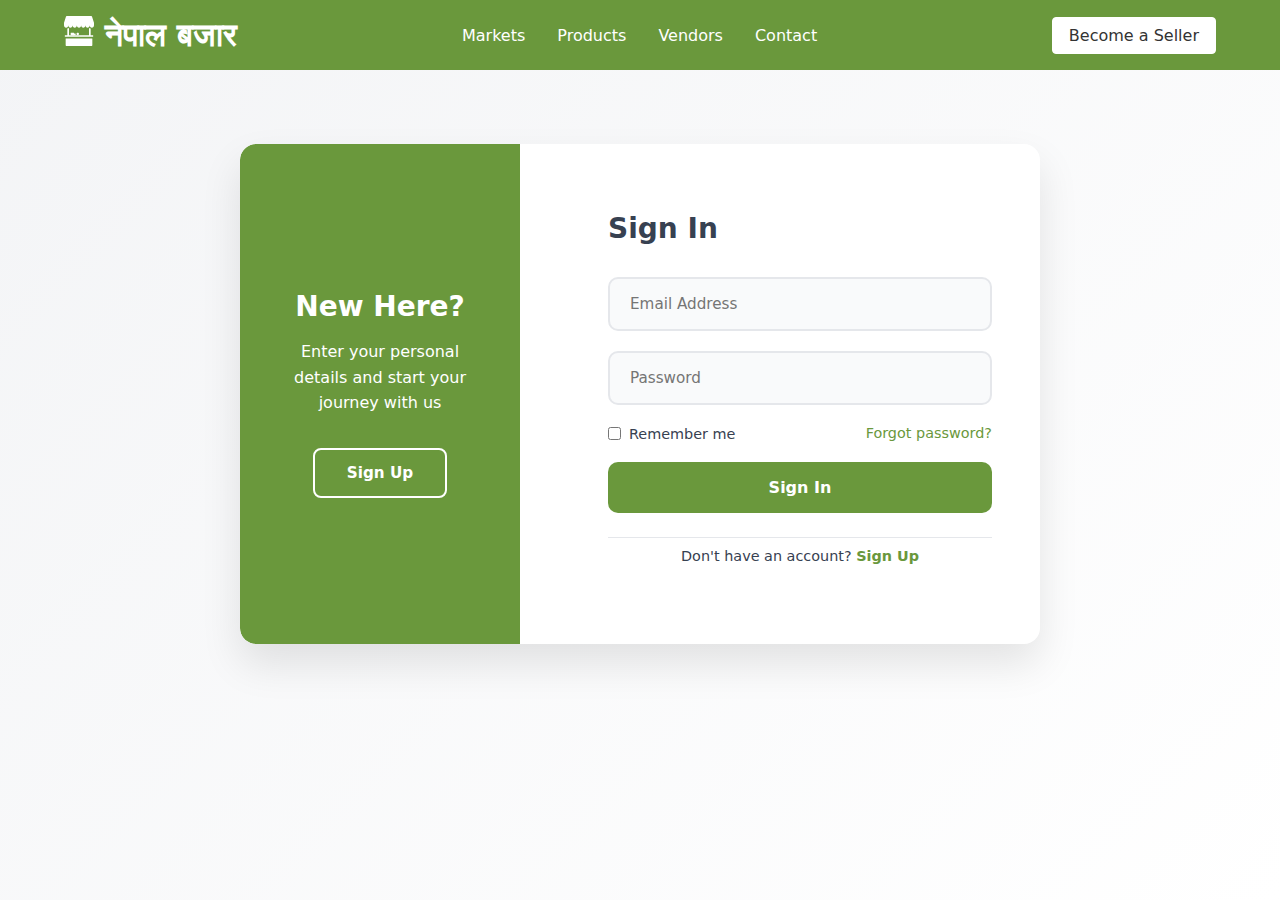
<file: pages/auth.html>
<!DOCTYPE html>
<html lang="en">
<head>
    <meta charset="UTF-8" />
    <meta name="viewport" content="width=device-width, initial-scale=1" />
    <title>Hyper Local Market Place - Login / Sign Up</title>
    <link rel="stylesheet" href="../styles/auth.css"/>
    <link rel="stylesheet" href="../styles/navbar.css">
    <link href="https://cdnjs.cloudflare.com/ajax/libs/font-awesome/6.0.0/css/all.min.css" rel="stylesheet">
</head>
<body>
    <header>
        <nav id="main-nav">
            <div class="logo">
                <a href="/" style="text-decoration: none;color:inherit">
                    <img src="../assets/logo.svg" alt="Logo" class="market-logo">
                    <span>नेपाल बजार</span>
                </a>
            </div>
              <ul>
                  <li><a href="../#markets">Markets</a></li>
                  <li><a href="../#products">Products</a></li>
                  <li><a href="../#vendors">Vendors</a></li>
                  <li><a href="../#contact">Contact</a></li>
              </ul>
              <div class="nav-buttons">
                <a href="/pages/seller.html" class="seller-btn">Become a Seller</a>
              </div>
          </nav>
    </header>
    
    <div class="auth-container">
      <div class="forms-container">
          <div class="signin-container">
              <h2 class="title">Sign In</h2>
              <div class="form-group">
                  <input type="email" placeholder="Email Address" required>
              </div>
              <div class="form-group">
                  <input type="password" placeholder="Password" required>
              </div>
              <div class="form-options">
                  <div class="remember-me">
                      <input type="checkbox" id="remember">
                      <label for="remember">Remember me</label>
                  </div>
                  <a href="#" class="forgot-password">Forgot password?</a>
              </div>
              <button class="submit-btn">Sign In</button>
              <div class="form-footer">
                  <p>Don't have an account? <a href="#" id="mobile-toggle-signup">Sign Up</a></p>
              </div>
          </div>
          <div class="signup-container">
              <h2 class="title">Create Account</h2>
              <div class="form-group">
                  <input type="text" placeholder="Full Name" required>
              </div>
              <div class="form-group">
                  <input type="email" placeholder="Email Address" required>
              </div>
              <div class="form-group">
                  <input type="password" placeholder="Password" required>
              </div>
              <div class="form-group">
                  <input type="password" placeholder="Confirm Password" required>
              </div>
              <button class="submit-btn">Sign Up</button>
              <div class="form-footer">
                  <p>Already have an account? <a href="#" id="mobile-toggle-signin">Sign In</a></p>
              </div>
          </div>
      </div>
      <div class="toggle-container">
          <div class="toggle-signin">
              <h2>Welcome Back!</h2>
              <p>To keep connected with us, please login with your personal info</p>
              <button class="toggle-btn">Sign In</button>
          </div>
          <div class="toggle-signup">
              <h2>New Here?</h2>
              <p>Enter your personal details and start your journey with us</p>
              <button class="toggle-btn">Sign Up</button>
          </div>
      </div>
  </div>
  <script>
    const container = document.querySelector('.auth-container');
    const toggleBtns = document.querySelectorAll('.toggle-container .toggle-btn');
    const toggleSignin = document.querySelector('.toggle-signin');
    const toggleSignup = document.querySelector('.toggle-signup');
    const mobileToggleSignup = document.getElementById('mobile-toggle-signup');
    const mobileToggleSignin = document.getElementById('mobile-toggle-signin');

    // Initially hide the sign-in toggle content
    toggleSignin.style.display = 'none';

    // Attach event listeners to all toggle buttons in the toggle container
    toggleBtns.forEach(btn => {
        btn.addEventListener('click', () => {
            container.classList.toggle('register-mode');
            if (container.classList.contains('register-mode')) {
                // Show sign in toggle content when in register mode
                toggleSignup.style.display = 'none';
                toggleSignin.style.display = 'flex';
                toggleSignin.style.flexDirection = 'column';
                toggleSignin.style.alignItems = 'center';
            } else {
                // Show sign up toggle content when not in register mode
                toggleSignup.style.display = 'flex';
                toggleSignup.style.flexDirection = 'column';
                toggleSignup.style.alignItems = 'center';
                toggleSignin.style.display = 'none';
            }
        });
    });

    // Add functionality for mobile links
    mobileToggleSignup.addEventListener('click', (e) => {
        e.preventDefault();
        if (!container.classList.contains('register-mode')) {
            container.classList.add('register-mode');
            toggleSignup.style.display = 'none';
            toggleSignin.style.display = 'flex';
            toggleSignin.style.flexDirection = 'column';
            toggleSignin.style.alignItems = 'center';
        }
    });

    mobileToggleSignin.addEventListener('click', (e) => {
        e.preventDefault();
        if (container.classList.contains('register-mode')) {
            container.classList.remove('register-mode');
            toggleSignup.style.display = 'flex';
            toggleSignup.style.flexDirection = 'column';
            toggleSignup.style.alignItems = 'center';
            toggleSignin.style.display = 'none';
        }
    });
    </script>

</body>
</html>
</file>
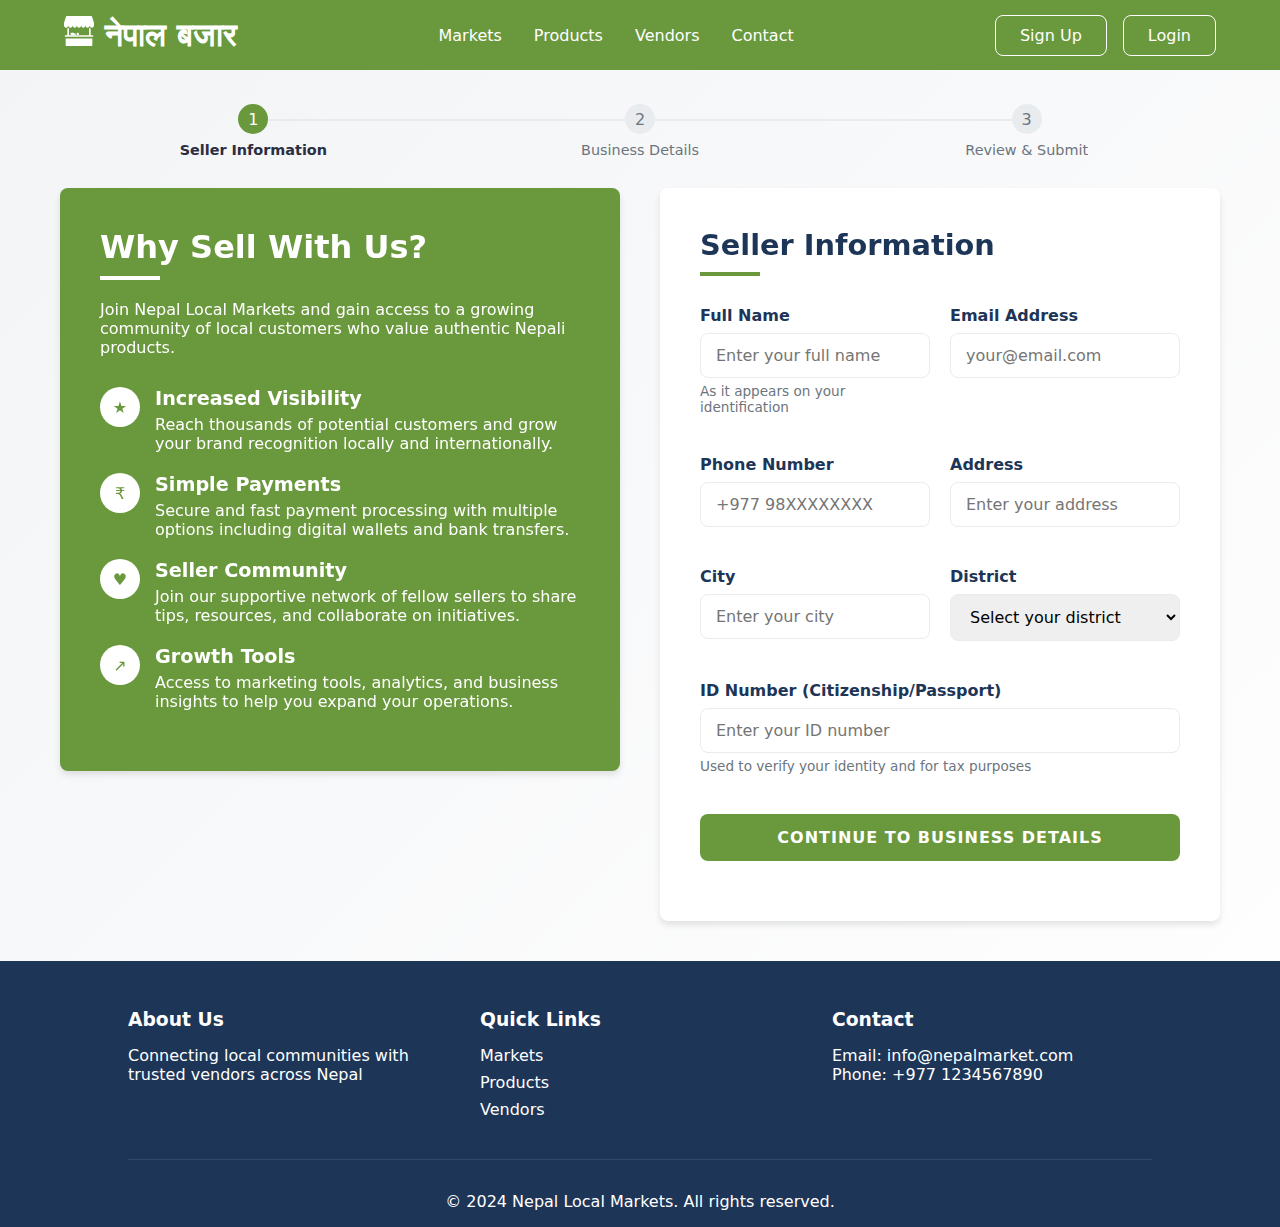
<file: pages/seller.html>
<!DOCTYPE html>
<html lang="en">
<head>
    <meta charset="UTF-8">
    <meta name="viewport" content="width=device-width, initial-scale=1.0">
    <title>Nepal Local Markets - Your Community Marketplace</title>
    <link rel="stylesheet" href="/styles/navbar.css">
    <link rel="stylesheet" href="/styles/seller.css">
</head>
<body>
  <header>
    <nav id="main-nav">
      <div class="logo">
        <a href="/" style="text-decoration: none;color:inherit">
          <img src="../assets/logo.svg" alt="Logo" class="market-logo">
          <span>नेपाल बजार</span>
      </a>
      </div>
      <ul>
          <li><a href="../#markets">Markets</a></li>
          <li><a href="../#products">Products</a></li>
          <li><a href="../#vendors">Vendors</a></li>
          <li><a href="../#contact">Contact</a></li>
      </ul>
      <div class="nav-buttons">
        <a href="../pages/auth.html">Sign Up</a>
        <a href="../pages/auth.html">Login</a>
      </div>
    </nav>
</header>

<main class="main-content" style="margin-top: 2rem;">
    <div class="container">
      <div class="progress-indicator">
        <div class="progress-step active" id="step1-indicator">
          <div class="step-number">1</div>
          <div class="step-label">Seller Information</div>
        </div>
        <div class="progress-step" id="step2-indicator">
          <div class="step-number">2</div>
          <div class="step-label">Business Details</div>
        </div>
        <div class="progress-step" id="step3-indicator">
          <div class="step-number">3</div>
          <div class="step-label">Review & Submit</div>
        </div>
      </div>

      <div class="two-column-layout">
        <section class="seller-info">
          <h2>Why Sell With Us?</h2>
          <p>
            Join Nepal Local Markets and gain access to a growing community of local customers who value authentic Nepali products.
          </p>
          
          <div class="benefits-list">
            <div class="benefit-item">
              <div class="benefit-icon">★</div>
              <div class="benefit-content">
                <h3>Increased Visibility</h3>
                <p>Reach thousands of potential customers and grow your brand recognition locally and internationally.</p>
              </div>
            </div>
            
            <div class="benefit-item">
              <div class="benefit-icon">₹</div>
              <div class="benefit-content">
                <h3>Simple Payments</h3>
                <p>Secure and fast payment processing with multiple options including digital wallets and bank transfers.</p>
              </div>
            </div>
            
            <div class="benefit-item">
              <div class="benefit-icon">♥</div>
              <div class="benefit-content">
                <h3>Seller Community</h3>
                <p>Join our supportive network of fellow sellers to share tips, resources, and collaborate on initiatives.</p>
              </div>
            </div>
            
            <div class="benefit-item">
              <div class="benefit-icon">↗</div>
              <div class="benefit-content">
                <h3>Growth Tools</h3>
                <p>Access to marketing tools, analytics, and business insights to help you expand your operations.</p>
              </div>
            </div>
          </div>
        </section>
        
        <section class="registration-container">
          <!-- Step 1: Seller Information -->
          <div class="step-content active" id="step1">
            <h2>Seller Information</h2>
            <form id="form-step1" class="registration-form">
              <div class="form-group">
                <label for="seller-name">Full Name</label>
                <input type="text" id="seller-name" name="sellerName" placeholder="Enter your full name" aria-label="Seller Name" required>
                <small class="form-text">As it appears on your identification</small>
              </div>
              
              <div class="form-group">
                <label for="seller-email">Email Address</label>
                <input type="email" id="seller-email" name="sellerEmail" placeholder="your@email.com" aria-label="Seller Email" required>
              </div>
              
              <div class="form-group">
                <label for="seller-phone">Phone Number</label>
                <input type="tel" id="seller-phone" name="sellerPhone" placeholder="+977 98XXXXXXXX" aria-label="Seller Phone Number" required>
              </div>
              
              <div class="form-group">
                <label for="seller-address">Address</label>
                <input type="text" id="seller-address" name="sellerAddress" placeholder="Enter your address" aria-label="Seller Address" required>
              </div>
              
              <div class="form-group">
                <label for="seller-city">City</label>
                <input type="text" id="seller-city" name="sellerCity" placeholder="Enter your city" aria-label="City" required>
              </div>
              
              <div class="form-group">
                <label for="seller-district">District</label>
                <select id="seller-district" name="sellerDistrict" aria-label="District" required>
                  <option value="" disabled selected>Select your district</option>
                  <option value="kathmandu">Kathmandu</option>
                  <option value="lalitpur">Lalitpur</option>
                  <option value="bhaktapur">Bhaktapur</option>
                  <option value="pokhara">Pokhara</option>
                  <option value="chitwan">Chitwan</option>
                  <option value="other">Other</option>
                </select>
              </div>
              
              <div class="form-group full-width">
                <label for="seller-id">ID Number (Citizenship/Passport)</label>
                <input type="text" id="seller-id" name="sellerId" placeholder="Enter your ID number" aria-label="ID Number">
                <small class="form-text">Used to verify your identity and for tax purposes</small>
              </div>
              
              <div class="form-group full-width">
                <div class="buttons-group">
                  <button type="button" class="next-btn" onclick="nextStep(1)">Continue to Business Details</button>
                </div>
              </div>
            </form>
          </div>
          
          <!-- Step 2: Business Details -->
          <div class="step-content" id="step2">
            <h2>Business Details</h2>
            <form id="form-step2" class="registration-form">
              <div class="form-group">
                <label for="store-name">Store/Business Name</label>
                <input type="text" id="store-name" name="storeName" placeholder="Your store name" aria-label="Store or Business Name" required>
              </div>
              
              <div class="form-group">
                <label for="business-type">Business Type</label>
                <select id="business-type" name="businessType" aria-label="Business Type" required>
                  <option value="" disabled selected>Select your business type</option>
                  <option value="individual">Individual Seller</option>
                  <option value="small-business">Small Business</option>
                  <option value="cooperative">Cooperative</option>
                  <option value="artisan">Artisan/Craftsperson</option>
                  <option value="other">Other</option>
                </select>
              </div>
              
              <div class="form-group">
                <label for="business-registration">Business Registration Number (if applicable)</label>
                <input type="text" id="business-registration" name="businessRegistration" placeholder="Registration number" aria-label="Business Registration Number">
              </div>
              
              <div class="form-group">
                <label for="tax-number">PAN/VAT Number (if applicable)</label>
                <input type="text" id="tax-number" name="taxNumber" placeholder="Tax identification number" aria-label="Tax Number">
              </div>
              
              <div class="form-group full-width">
                <label>Product Categories (Select all that apply)</label>
                <div class="categories-grid">
                  <div class="category-option">
                    <input type="checkbox" id="cat-handicrafts" name="categories[]" value="handicrafts">
                    <label for="cat-handicrafts" class="category-label">Handicrafts</label>
                  </div>
                  <div class="category-option">
                    <input type="checkbox" id="cat-food" name="categories[]" value="food">
                    <label for="cat-food" class="category-label">Food & Spices</label>
                  </div>
                  <div class="category-option">
                    <input type="checkbox" id="cat-clothing" name="categories[]" value="clothing">
                    <label for="cat-clothing" class="category-label">Clothing</label>
                  </div>
                  <div class="category-option">
                    <input type="checkbox" id="cat-jewelry" name="categories[]" value="jewelry">
                    <label for="cat-jewelry" class="category-label">Jewelry</label>
                  </div>
                  <div class="category-option">
                    <input type="checkbox" id="cat-art" name="categories[]" value="art">
                    <label for="cat-art" class="category-label">Art</label>
                  </div>
                  <div class="category-option">
                    <input type="checkbox" id="cat-wellness" name="categories[]" value="wellness">
                    <label for="cat-wellness" class="category-label">Wellness</label>
                  </div>
                </div>
              </div>
              
              <div class="form-group full-width">
                <label for="seller-message">Tell Us About Your Business</label>
                <textarea id="seller-message" name="sellerMessage" rows="4" placeholder="Describe your products, experience, and why you'd like to join our marketplace" aria-label="Business Description" required></textarea>
                <small class="form-text">This helps us understand your business better and can improve your approval chances</small>
              </div>
              
              <div class="form-group full-width">
                <label>Business Logo (optional)</label>
                <div class="file-upload">
                  <div class="file-upload-icon">↑</div>
                  <p>Drag and drop or click to upload</p>
                  <small>Maximum file size: 2MB. Formats: JPG, PNG</small>
                  <input type="file" id="business-logo" name="businessLogo" style="display:none;">
                </div>
              </div>
              
              <div class="form-group full-width">
                <label>Preferred Payment Method</label>
                <div class="payment-options">
                  <div class="payment-option">
                    <input type="radio" name="paymentMethod" id="bank-transfer" value="bank-transfer" checked>
                    <label for="bank-transfer" class="payment-label">
                      <span class="payment-icon">🏦</span>
                      <span>Bank Transfer</span>
                    </label>
                  </div>
                  <div class="payment-option">
                    <input type="radio" name="paymentMethod" id="esewa" value="esewa">
                    <label for="esewa" class="payment-label">
                      <span class="payment-icon">💰</span>
                      <span>eSewa</span>
                    </label>
                  </div>
                  <div class="payment-option">
                    <input type="radio" name="paymentMethod" id="khalti" value="khalti">
                    <label for="khalti" class="payment-label">
                      <span class="payment-icon">📱</span>
                      <span>Khalti</span>
                    </label>
                  </div>
                </div>
              </div>
              
              <div class="form-group full-width">
                <div class="buttons-group">
                  <button type="button" class="secondary" onclick="prevStep(2)">Back</button>
                  <button type="button" class="next-btn" onclick="nextStep(2)">Review Application</button>
                </div>
              </div>
            </form>
          </div>
          
          <!-- Step 3: Review & Submit -->
          <div class="step-content" id="step3">
            <h2>Review Your Application</h2>
            
            <div class="form-group full-width">
              <h3>Personal Information</h3>
              <table class="summary-table">
                <tr>
                  <th>Name</th>
                  <td id="summary-name">John Doe</td>
                </tr>
                <tr>
                  <th>Email</th>
                  <td id="summary-email">john@example.com</td>
                </tr>
                <tr>
                  <th>Phone</th>
                  <td id="summary-phone">+977 9812345678</td>
                </tr>
                <tr>
                  <th>Address</th>
                  <td id="summary-address">123 Main St, Kathmandu</td>
                </tr>
              </table>
            </div>
            
            <div class="form-group full-width">
              <h3>Business Information</h3>
              <table class="summary-table">
                <tr>
                  <th>Business Name</th>
                  <td id="summary-business">Nepal Crafts</td>
                </tr>
                <tr>
                  <th>Business Type</th>
                  <td id="summary-business-type">Artisan/Craftsperson</td>
                </tr>
                <tr>
                  <th>Product Categories</th>
                  <td id="summary-categories">Handicrafts, Art</td>
                </tr>
                <tr>
                  <th>Payment Method</th>
                  <td id="summary-payment">Bank Transfer</td>
                </tr>
              </table>
            </div>
            
            <div class="form-group full-width">
              <h3>Business Description</h3>
              <p id="summary-description">I create traditional Nepali handicrafts with a modern twist, specializing in wood carvings and textile art. All my products are handmade using traditional techniques passed down through generations. I've been in this business for over 5 years and sell at local markets.</p>
            </div>
            
            <div class="form-group full-width" style="margin-bottom: 1.5rem;">
                <div class="form-check" style="display: flex; align-items: center; flex-direction: row;">
                  <input type="checkbox" id="terms-agreement" required style="width: auto; margin-right: 8px; flex-shrink: 0;">
                  <label for="terms-agreement" style="display: inline; margin: 0;">I agree to the <a href="#">Terms of Service</a> and <a href="#">Seller Agreement</a></label>
                </div>
              </div>
            
            <div class="form-group full-width">
              <div class="buttons-group">
                <button type="button" class="secondary" onclick="prevStep(3)">Back to Business Details</button>
                <button type="button" onclick="submitForm()">Submit Application</button>
              </div>
            </div>
            
            <!-- Success Message (initially hidden) -->
            <div class="success-message" id="success-message" style="display:none;">
              <div class="success-icon">✓</div>
              <h2>Application Submitted Successfully!</h2>
              <p>Thank you for applying to become a seller on Nepal Local Markets.</p>
              <p>We'll review your application and get back to you within 2-3 business days.</p>
              <p>You'll receive a confirmation email shortly at <span id="confirm-email">john@example.com</span>.</p>
              <div class="form-group" style="margin-top: 30px;">
                <a href="/" class="button primary" style="display: inline-block; text-decoration: none;">
                  <button type="button">Return to Homepage</button>
                </a>
              </div>
            </div>
          </div>
        </section>
      </div>
    </div>
  </main>

    <footer>
        <div class="footer-content">
            <div class="footer-section">
                <h3>About Us</h3>
                <p>Connecting local communities with trusted vendors across Nepal</p>
            </div>
            <div class="footer-section">
                <h3>Quick Links</h3>
                <ul>
                    <li><a href="#markets">Markets</a></li>
                    <li><a href="#products">Products</a></li>
                    <li><a href="#vendors">Vendors</a></li>
                </ul>
            </div>
            <div class="footer-section">
                <h3>Contact</h3>
                <p>Email: info@nepalmarket.com</p>
                <p>Phone: +977 1234567890</p>
            </div>
        </div>
        <div class="footer-bottom">
            <p>© 2024 Nepal Local Markets. All rights reserved.</p>
        </div>
    </footer>
    <script>
        // Global variables to track the current step
        let currentStep = 1;
        const totalSteps = 3;

        // Wait for the DOM to be fully loaded
        document.addEventListener('DOMContentLoaded', function() {
        // Initialize the file upload functionality
        initFileUpload();
        
        // Add validation to forms
        document.getElementById('form-step1').addEventListener('submit', function(e) {
            e.preventDefault();
            if (validateStep1()) {
            nextStep(1);
            }
        });
        
        document.getElementById('form-step2').addEventListener('submit', function(e) {
            e.preventDefault();
            if (validateStep2()) {
            nextStep(2);
            }
        });
        
        // Handle the file upload area click
        const fileUploadArea = document.querySelector('.file-upload');
        const fileInput = document.getElementById('business-logo');
        
        fileUploadArea.addEventListener('click', function() {
            fileInput.click();
        });
        });

        // Function to initialize the file upload area
        function initFileUpload() {
        const fileUploadArea = document.querySelector('.file-upload');
        const fileInput = document.getElementById('business-logo');
        
        // Handle file drag over
        fileUploadArea.addEventListener('dragover', function(e) {
            e.preventDefault();
            fileUploadArea.classList.add('dragover');
        });
        
        // Handle file drag leave
        fileUploadArea.addEventListener('dragleave', function() {
            fileUploadArea.classList.remove('dragover');
        });
        
        // Handle file drop
        fileUploadArea.addEventListener('drop', function(e) {
            e.preventDefault();
            fileUploadArea.classList.remove('dragover');
            
            if (e.dataTransfer.files.length) {
            fileInput.files = e.dataTransfer.files;
            updateFileUploadLabel(e.dataTransfer.files[0].name);
            }
        });
        
        // Handle file selection via input
        fileInput.addEventListener('change', function() {
            if (fileInput.files.length) {
            updateFileUploadLabel(fileInput.files[0].name);
            }
        });
        }

        // Function to update the file upload label
        function updateFileUploadLabel(fileName) {
        const fileUploadArea = document.querySelector('.file-upload');
        const paragraph = fileUploadArea.querySelector('p');
        paragraph.textContent = `Selected file: ${fileName}`;
        }

        // Function to move to the next step
        function nextStep(step) {
        if (step < totalSteps) {
            // Validate the current step before proceeding
            if (step === 1 && !validateStep1()) return;
            if (step === 2 && !validateStep2()) return;
            
            // Hide current step
            document.getElementById(`step${step}`).classList.remove('active');
            document.getElementById(`step${step}-indicator`).classList.remove('active');
            
            // Show next step
            document.getElementById(`step${step+1}`).classList.add('active');
            document.getElementById(`step${step+1}-indicator`).classList.add('active');
            
            // Update current step
            currentStep = step + 1;
            
            // If moving to step 3, populate the summary
            if (currentStep === 3) {
            populateSummary();
            }
            
            // Scroll to top of form
            document.querySelector('.registration-container').scrollIntoView({ behavior: 'smooth' });
        }
        }

        // Function to move to the previous step
        function prevStep(step) {
        if (step > 1) {
            // Hide current step
            document.getElementById(`step${step}`).classList.remove('active');
            document.getElementById(`step${step}-indicator`).classList.remove('active');
            
            // Show previous step
            document.getElementById(`step${step-1}`).classList.add('active');
            document.getElementById(`step${step-1}-indicator`).classList.add('active');
            
            // Update current step
            currentStep = step - 1;
            
            // Scroll to top of form
            document.querySelector('.registration-container').scrollIntoView({ behavior: 'smooth' });
        }
        }

        // Function to validate step 1
        function validateStep1() {
        const form = document.getElementById('form-step1');
        const required = form.querySelectorAll('[required]');
        let valid = true;
        
        // Check all required fields
        required.forEach(field => {
            if (!field.value.trim()) {
            highlightInvalidField(field);
            valid = false;
            } else {
            removeInvalidHighlight(field);
            }
        });
        
        // Email validation
        const emailField = document.getElementById('seller-email');
        if (emailField.value && !isValidEmail(emailField.value)) {
            highlightInvalidField(emailField, 'Please enter a valid email address.');
            valid = false;
        }
        
        // Phone validation
        const phoneField = document.getElementById('seller-phone');
        if (phoneField.value && !isValidPhone(phoneField.value)) {
            highlightInvalidField(phoneField, 'Please enter a valid phone number.');
            valid = false;
        }
        
        return valid;
        }

        // Function to validate step 2
        function validateStep2() {
        const form = document.getElementById('form-step2');
        const required = form.querySelectorAll('[required]');
        let valid = true;
        
        // Check all required fields
        required.forEach(field => {
            if (!field.value.trim()) {
            highlightInvalidField(field);
            valid = false;
            } else {
            removeInvalidHighlight(field);
            }
        });
        
        // Check if at least one category is selected
        const categories = form.querySelectorAll('input[name="categories[]"]:checked');
        if (categories.length === 0) {
            const categoriesSection = document.querySelector('.categories-grid');
            highlightInvalidField(categoriesSection, 'Please select at least one product category.');
            valid = false;
        }
        
        return valid;
        }

        // Function to highlight invalid fields
        function highlightInvalidField(field, message = 'This field is required.') {
        field.classList.add('invalid');
        
        // Create error message if it doesn't exist
        let errorElement = field.parentElement.querySelector('.error-message');
        if (!errorElement) {
            errorElement = document.createElement('div');
            errorElement.className = 'error-message';
            field.parentElement.appendChild(errorElement);
        }
        
        errorElement.textContent = message;
        }

        // Function to remove invalid highlight
        function removeInvalidHighlight(field) {
        field.classList.remove('invalid');
        
        // Remove error message if it exists
        const errorElement = field.parentElement.querySelector('.error-message');
        if (errorElement) {
            errorElement.remove();
        }
        }

        // Function to validate email format
        function isValidEmail(email) {
        const emailRegex = /^[^\s@]+@[^\s@]+\.[^\s@]+$/;
        return emailRegex.test(email);
        }

        // Function to validate phone format
        function isValidPhone(phone) {
        // Basic validation for Nepali phone numbers
        const phoneRegex = /^(\+977\s?)?\d{10}$/;
        return phoneRegex.test(phone.replace(/\s/g, ''));
        }

        // Function to populate the summary in step 3
        function populateSummary() {
        // Personal information
        document.getElementById('summary-name').textContent = document.getElementById('seller-name').value;
        document.getElementById('summary-email').textContent = document.getElementById('seller-email').value;
        document.getElementById('summary-phone').textContent = document.getElementById('seller-phone').value;
        document.getElementById('summary-address').textContent = `${document.getElementById('seller-address').value}, ${document.getElementById('seller-city').value}, ${document.getElementById('seller-district').value}`;
        
        // Business information
        document.getElementById('summary-business').textContent = document.getElementById('store-name').value;
        const businessType = document.getElementById('business-type');
        document.getElementById('summary-business-type').textContent = businessType.options[businessType.selectedIndex].text;
        
        // Selected categories
        const categories = document.querySelectorAll('input[name="categories[]"]:checked');
        let categoryText = '';
        categories.forEach((category, index) => {
            const label = document.querySelector(`label[for="${category.id}"]`).textContent;
            categoryText += label + (index < categories.length - 1 ? ', ' : '');
        });
        document.getElementById('summary-categories').textContent = categoryText || 'None selected';
        
        // Payment method
        const selectedPayment = document.querySelector('input[name="paymentMethod"]:checked');
        const paymentLabel = document.querySelector(`label[for="${selectedPayment.id}"] span:last-child`).textContent;
        document.getElementById('summary-payment').textContent = paymentLabel;
        
        // Business description
        document.getElementById('summary-description').textContent = document.getElementById('seller-message').value;
        
        // Confirmation email
        document.getElementById('confirm-email').textContent = document.getElementById('seller-email').value;
        }

        // Function to submit the form
        function submitForm() {
        // Check if terms are agreed
        const termsAgreement = document.getElementById('terms-agreement');
        if (!termsAgreement.checked) {
            alert('Please agree to the Terms of Service and Seller Agreement before submitting.');
            return;
        }
        
        // Show loading state (optional)
        const submitButton = document.querySelector('#step3 button[onclick="submitForm()"]');
        const originalText = submitButton.textContent;
        submitButton.textContent = 'Processing...';
        submitButton.disabled = true;
        
        // Simulate form submission (in a real app, you would send this to your server)
        setTimeout(() => {
            // Hide the form 
            document.getElementById('step3').querySelectorAll('.form-group').forEach(group => {
            if (!group.querySelector('#success-message')) {
                group.style.display = 'none';
            }
            });
            
            // Show success message
            document.getElementById('success-message').style.display = 'block';
            
            // Reset button state
            submitButton.textContent = originalText;
            submitButton.disabled = false;
        }, 1500);

        }
    </script>
</body>
</html>
</file>
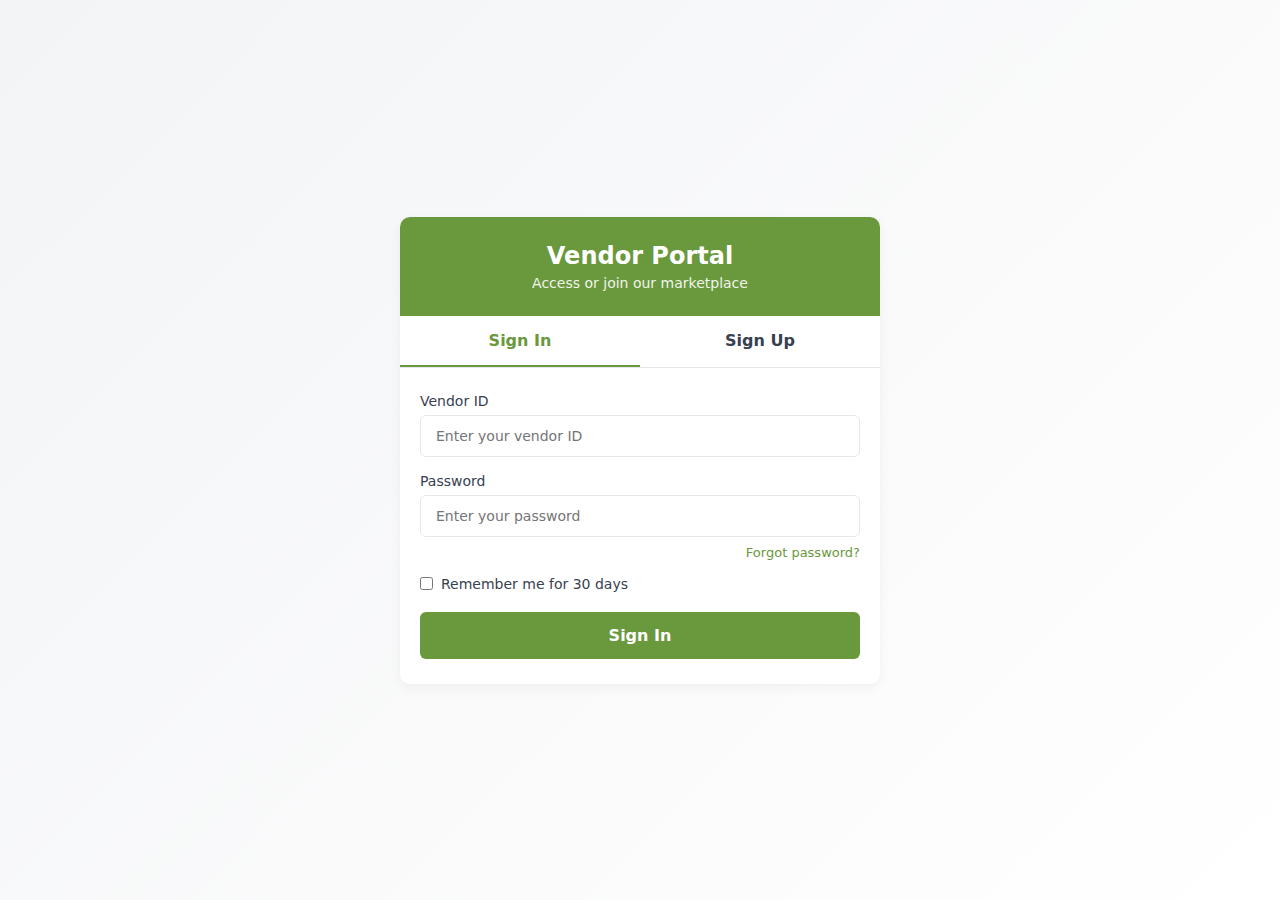
<file: pages/vendor-login.html>
<!DOCTYPE html>
<html lang="en">
<head>
    <meta charset="UTF-8">
    <meta name="viewport" content="width=device-width, initial-scale=1.0">
    <title>Vendor Portal</title>
    <link rel="stylesheet" href="../styles/vendor-auth.css"/>
</head>
<body>
    <div class="container">
        <div class="header">
            <h1>Vendor Portal</h1>
            <p>Access or join our marketplace</p>
        </div>
        
        <div class="tab-container">
            <div class="tab active" data-tab="login">Sign In</div>
            <div class="tab" data-tab="signup">Sign Up</div>
        </div>
        
        <div class="form-container">
            <!-- Login Form -->
            <div class="form-section active" id="login">
                <form id="loginForm">
                    <div class="form-group">
                        <label for="vendor-id">Vendor ID</label>
                        <input type="text" id="vendor-id" name="vendor-id" placeholder="Enter your vendor ID" required>
                        <div class="error-message" id="vendor-id-error">Please enter a valid vendor ID</div>
                    </div>
                    <div class="form-group">
                        <label for="password">Password</label>
                        <input type="password" id="password" name="password" placeholder="Enter your password" required>
                        <div class="error-message" id="password-error">Please enter your password</div>
                        <a href="#" class="forgot-password">Forgot password?</a>
                    </div>
                    <div class="remember-me">
                        <input type="checkbox" id="remember" name="remember">
                        <label for="remember">Remember me for 30 days</label>
                    </div>
                    <button type="submit" class="btn">Sign In</button>
                </form>
            </div>
            
            <!-- Signup Form -->
            <div class="form-section" id="signup">
                <form id="signupForm">
                    <div class="form-group">
                        <label for="business-name">Business Name</label>
                        <input type="text" id="business-name" name="business-name" placeholder="Your business name" required>
                    </div>
                    
                    <div class="form-row">
                        <div class="form-group">
                            <label for="first-name">First Name</label>
                            <input type="text" id="first-name" name="first-name" placeholder="First name" required>
                        </div>
                        <div class="form-group">
                            <label for="last-name">Last Name</label>
                            <input type="text" id="last-name" name="last-name" placeholder="Last name" required>
                        </div>
                    </div>
                    
                    <div class="form-group">
                        <label for="email">Business Email</label>
                        <input type="email" id="email" name="email" placeholder="your@business.com" required>
                    </div>
                    
                    <div class="form-group">
                        <label for="phone">Phone Number</label>
                        <input type="tel" id="phone" name="phone" placeholder="Phone number" required>
                    </div>
                    
                    <div class="form-group">
                        <label for="business-type">Business Type</label>
                        <select id="business-type" name="business-type" required>
                            <option value="" disabled selected>Select business type</option>
                            <option value="manufacturer">Manufacturer</option>
                            <option value="wholesaler">Wholesaler</option>
                            <option value="distributor">Distributor</option>
                            <option value="retailer">Retailer</option>
                            <option value="other">Other</option>
                        </select>
                    </div>
                    
                    <div class="form-group">
                        <label for="create-password">Create Password</label>
                        <input type="password" id="create-password" name="create-password" placeholder="Min. 8 characters" required>
                    </div>
                    
                    <div class="form-group">
                        <label for="confirm-password">Confirm Password</label>
                        <input type="password" id="confirm-password" name="confirm-password" placeholder="Confirm your password" required>
                        <div class="error-message" id="password-match-error">Passwords do not match</div>
                    </div>
                    
                    <div class="remember-me">
                        <input type="checkbox" id="terms" name="terms" required>
                        <label for="terms">I agree to the Terms and Conditions</label>
                    </div>
                    
                    <button type="submit" class="btn">Create Account</button>
                    
                    <div class="terms">
                        By signing up, you agree to our <a href="#">Terms of Service</a> and <a href="#">Privacy Policy</a>
                    </div>
                </form>
            </div>
        </div>
    </div>

    <script>
        // Tab switching functionality
        const tabs = document.querySelectorAll('.tab');
        tabs.forEach(tab => {
            tab.addEventListener('click', () => {
                // Remove active class from all tabs and sections
                document.querySelectorAll('.tab, .form-section').forEach(el => {
                    el.classList.remove('active');
                });
                
                // Add active class to clicked tab
                tab.classList.add('active');
                
                // Show the corresponding form section
                const tabTarget = tab.getAttribute('data-tab');
                document.getElementById(tabTarget).classList.add('active');
            });
        });
        
        // Login form validation
        document.getElementById('loginForm').addEventListener('submit', function(e) {
            e.preventDefault();
            let isValid = true;
            
            const vendorId = document.getElementById('vendor-id').value;
            const password = document.getElementById('password').value;
            
            if (!vendorId) {
                document.getElementById('vendor-id-error').style.display = 'block';
                isValid = false;
            } else {
                document.getElementById('vendor-id-error').style.display = 'none';
            }
            
            if (!password) {
                document.getElementById('password-error').style.display = 'block';
                isValid = false;
            } else {
                document.getElementById('password-error').style.display = 'none';
            }
            
            if (isValid) {
                // Here you would typically send the credentials to your server
                console.log('Login form submitted successfully');
                alert('Authentication successful!');
            }
        });
        
        // Signup form validation
        document.getElementById('signupForm').addEventListener('submit', function(e) {
            e.preventDefault();
            let isValid = true;
            
            const password = document.getElementById('create-password').value;
            const confirmPassword = document.getElementById('confirm-password').value;
            
            if (password !== confirmPassword) {
                document.getElementById('password-match-error').style.display = 'block';
                isValid = false;
            } else {
                document.getElementById('password-match-error').style.display = 'none';
            }
            
            if (isValid) {
                // Here you would typically send the registration data to your server
                console.log('Signup form submitted successfully');
                alert('Account created successfully! You will receive a confirmation email shortly.');
            }
        });
    </script>
</body>
</html>
</file>
<file: styles/auth.css>
:root {
    --primary-color: #6A983C;
    --primary-dark: #5a7d2f;
    --white: #ffffff;
    --gray-50: #f9fafb;
    --gray-100: #f3f4f6;
    --gray-200: #e5e7eb;
    --gray-700: #374151;
}

* {
    margin: 0;
    padding: 0;
    box-sizing: border-box;
    font-family: system-ui, -apple-system, sans-serif;
}

body {
    display: flex;
    flex-direction: column;
    min-height: 100vh;
    background: linear-gradient(135deg, #f3f4f6 0%, #ffffff 100%);
}

/* Base container */
.auth-container {
    position: relative;
    width: 800px;
    height: 500px;
    background: white;
    border-radius: 16px;
    box-shadow: 0 20px 40px rgba(0, 0, 0, 0.1);
    overflow: hidden;
    margin: 7rem auto;
}

/* Form styles */
.title {
    font-size: 1.75rem;
    color: var(--gray-700);
    margin-bottom: 2rem;
    font-weight: 600;
}

.form-group {
    margin-bottom: 1.25rem;
}

.form-group input {
    width: 100%;
    padding: 1rem 1.25rem;
    border: 2px solid var(--gray-200);
    border-radius: 10px;
    font-size: 0.95rem;
    transition: all 0.3s ease;
    background: var(--gray-50);
}

.form-group input:focus {
    outline: none;
    border-color: var(--primary-color);
    box-shadow: 0 0 0 4px rgba(106, 152, 60, 0.1);
}

.submit-btn {
    background: var(--primary-color);
    color: white;
    border: none;
    padding: 1rem 2rem;
    border-radius: 10px;
    font-size: 1rem;
    font-weight: 600;
    cursor: pointer;
    transition: all 0.3s ease;
    width: 100%;
}

.submit-btn:hover {
    background: var(--primary-dark);
    transform: translateY(-2px);
}

/* Toggle panel */
.toggle-container {
    position: absolute;
    top: 0;
    left: 0;
    width: 35%;
    height: 100%;
    background: var(--primary-color);
    border-radius: 16px 0 0 16px;
    padding: 3rem 2rem;
    color: white;
    display: flex;
    flex-direction: column;
    justify-content: center;
    align-items: center;
    text-align: center;
    transition: all 0.6s ease-in-out;
    z-index: 1000;
}

.toggle-container h2 {
    font-size: 1.75rem;
    margin-bottom: 1rem;
}

.toggle-container p {
    margin-bottom: 2rem;
    line-height: 1.6;
}

.toggle-btn {
    background: transparent;
    border: 2px solid white;
    color: white;
    padding: 0.875rem 2rem;
    border-radius: 8px;
    font-size: 0.95rem;
    font-weight: 600;
    cursor: pointer;
    transition: all 0.3s ease;
}

.toggle-btn:hover {
    background: rgba(255, 255, 255, 0.1);
}

/* Forms area */
.forms-container {
    /* position: absolute; */
    top: 0;
    left: 35%;
    width: 65%;
    height: 100%;
}
.signin-container{
    position: absolute;
    top: 0;
    right:0;
    height: 100%;
    padding: 3rem;
    display: flex;
    flex-direction: column;
    justify-content: center;
    opacity: 1;
    transition: all 0.6s ease-in-out;
    width: 60%;
}
.signup-container {
    position: relative;
    top: 0;
    left: 0;
    height: 100%;
    padding: 3rem;
    display: flex;
    flex-direction: column;
    justify-content: center;
    opacity: 1;
    transition: all 0.6s ease-in-out;

}

.signup-container {
    opacity: 0;
    z-index: -1;
}

/* Animation for register mode */
.auth-container.register-mode .toggle-container {
    transform: translateX(185.7%);
    border-radius: 0 16px 16px 0;
}

.auth-container.register-mode .signin-container {
    opacity: 0;
    z-index: -1;
}

.auth-container.register-mode .signup-container {
    opacity: 1;
    z-index: 5;
}
/* Styling for Form Footer */
.form-footer {
    margin-top: 1.5rem;
    text-align: center;
    font-size: 0.9rem;
    color: var(--gray-700);
    padding: 0.5rem 0;
    border-top: 1px solid var(--gray-200);
}

.form-footer p {
    margin: 0;
    line-height: 1.5;
}

.form-footer a {
    color: var(--primary-color);
    text-decoration: none;
    font-weight: 600;
    border-bottom: 1px solid transparent;
    transition: border-color 0.3s ease;
}

.form-footer a:hover {
    border-color: var(--primary-color);
}

/* Styling for Forgot Password */
.forgot-password {
    font-size: 0.9rem;
    color: var(--primary-color);
    text-decoration: none;
    border-bottom: 1px solid transparent;
    transition: border-color 0.3s ease;
    margin-left: auto;
}

.forgot-password:hover {
    border-color: var(--primary-color);
}

/* Additional adjustments for form-options container */
.form-options {
    display: flex;
    align-items: center;
    justify-content: space-between;
    margin-bottom: 1.25rem;
}

/* Optional: adjust checkbox and label styling */
.remember-me {
    display: flex;
    align-items: center;
    font-size: 0.9rem;
    color: var(--gray-700);
}

.remember-me input {
    margin-right: 0.5rem;
}

/* Mobile responsive */
@media (max-width: 850px) {
    .auth-container {
        width: 90%;
        max-width: 500px;
        height: auto;
        min-height: 600px;
    }

    .toggle-container {
        position: absolute;
        top: 0;
        left: 0;
        height: 120px;
        width: 100%;
        border-radius: 16px 16px 0 0;
        padding: 1.5rem;
    }

    .forms-container {
        position: absolute;
        top: 120px;
        left: 0;
        width: 100%;
        height: calc(100% - 120px);
    }

    .signin-container, .signup-container {
        padding: 2rem;
    }

    .auth-container.register-mode .toggle-container {
        transform: translateX(0);
    }
}
</file>
<file: styles/navbar.css>
header {
    background: var(--primary-color);
    color: white;
    padding: 1rem 0;
    position: relative;
}

nav {
    display: flex;
    justify-content: space-between;
    align-items: center;
    padding: 0 5%;
    height: 70px;
    position: fixed;
    top: 0;
    left: 0;
    width: 100%;
    background: var(--primary-color);
    z-index: 1000;
    transition: background-color 0.3s ease, box-shadow 0.3s ease;
}

nav a {
    transition: color 0.3s ease;
}
#main-nav .logo {
    display: flex;
    align-items: center;
    gap: 1rem;
}

#main-nav .logo img {
    width: 30px;
    height: 30px;
}

nav.scrolled  img{
    filter: invert(1);
}
nav.scrolled {
    background-color: rgba(255, 255, 255, 0.8);
    backdrop-filter: blur(10px);
    box-shadow: 0 2px 10px rgba(0, 0, 0, 0.1);
}

nav.scrolled a {
    color: var(--dark-color);
}
nav.scrolled .logo {
    color: var(--dark-color);
}

.logo {
    font-size: 2rem;
    font-weight: bold;
}

nav ul {
    display: flex;
    list-style: none;
}

nav ul li a {
    color: white;
    text-decoration: none;
    padding: 0.5rem 1rem;
}
#main-nav ul li.active a {
    color: var(--primary-color); 
    border-bottom: 3px solid var(--primary-color); 
    font-weight: 500;
}

nav ul li a:hover {
    color: var(--dark-color);
}

.nav-buttons a.seller-btn {
    background-color: white;
    color: #333;
    padding: 0.5rem 1rem;
    border-radius: 4px;
    text-decoration: none;
    margin-left: 10px;
    transition: background-color 0.3s ease;
  }

  .nav-buttons a.seller-btn:hover {
    background-color: rgb(221, 221, 221);
    color:black;
  }
  nav.scrolled .nav-buttons a.seller-btn{
    background-color: var(--primary-color);
    color:white;
    border:none;
  }
  
.nav-buttons {
    display: flex;
    gap: 1rem;
}

.nav-buttons a {
    text-decoration: none;
    padding: 0.625rem 1.5rem;
    border-radius: 8px;
    font-weight: 500;
    transition: all 0.3s ease;
    background: transparent;
    color: var(--white);
    border: 2px solid var(--white);
    cursor: pointer;
    border:1px solid white;
}

nav.scrolled .nav-buttons a {
    border:1px solid var(--dark-color);
    color: var(--dark-color);
}

.nav-buttons a:hover {
    background: var(--white);
    color: var(--text-dark);
    border: 2px solid white;
    transform: translateY(-2px);
    box-shadow: var(--shadow-md);
}


.nav-buttons a:active {
    transform: translateY(0);
    box-shadow: var(--shadow-sm);
}
</file>
<file: styles/seller.css>
:root {
    --primary-color: #6A983C;
    --primary-light: #8BC34A;
    --primary-dark: #558B2F;
    --secondary-color: #1d3557;
    --accent-color: #457b9d;
    --light-color: #f1faee;
    --dark-color: #2b2d42;
    --error-color: #e63946;
    --success-color: #2a9d8f;
    --gray-light: #f8f9fa;
    --gray-medium: #e9ecef;
    --gray-dark: #6c757d;
    --shadow: 0 4px 6px rgba(0, 0, 0, 0.1);
    --radius: 8px;
    --transition: all 0.3s ease;
  }

  * {
    margin: 0;
    padding: 0;
    box-sizing: border-box;
    font-family: system-ui, -apple-system, sans-serif;
}

body {
    display: flex;
    flex-direction: column;
    min-height: 100vh;
    background: linear-gradient(135deg, #f3f4f6 0%, #ffffff 100%);
}


.container {
    max-width: 1200px;
    margin: 0 auto;
    padding: 0 20px;
  }

  .page-header {
    background-color: white;
    padding: 20px 0;
    box-shadow: var(--shadow);
  }

  .page-header .logo {
    font-size: 1.5rem;
    font-weight: bold;
    color: var(--primary-color);
  }

  .page-wrapper {
    display: flex;
    flex-direction: column;
    min-height: 100vh;
  }

  .main-content {
    flex: 1;
    padding: 40px 0;
  }

  .two-column-layout {
    display: grid;
    grid-template-columns: 1fr 1fr;
    gap: 40px;
    align-items: start;
  }

  @media (max-width: 768px) {
    .two-column-layout {
      grid-template-columns: 1fr;
    }
  }

  .seller-info {
    background-color: var(--primary-color);
    color: white;
    padding: 40px;
    border-radius: var(--radius);
    box-shadow: var(--shadow);
    position: sticky;
    top: 20px;
  }

  .seller-info h2 {
    font-size: 2rem;
    margin-bottom: 20px;
    position: relative;
  }

  .seller-info h2:after {
    content: '';
    display: block;
    width: 60px;
    height: 4px;
    background-color: white;
    margin-top: 10px;
  }

  .benefits-list {
    margin-top: 30px;
  }

  .benefit-item {
    display: flex;
    align-items: flex-start;
    margin-bottom: 20px;
  }

  .benefit-icon {
    background-color: white;
    color: var(--primary-color);
    width: 40px;
    height: 40px;
    border-radius: 50%;
    display: flex;
    align-items: center;
    justify-content: center;
    margin-right: 15px;
    flex-shrink: 0;
  }

  .benefit-content h3 {
    font-size: 1.2rem;
    margin-bottom: 5px;
  }

  .registration-container {
    background-color: white;
    padding: 40px;
    border-radius: var(--radius);
    box-shadow: var(--shadow);
  }

  .registration-container h2 {
    font-size: 1.8rem;
    margin-bottom: 30px;
    color: var(--secondary-color);
    position: relative;
  }

  .registration-container h2:after {
    content: '';
    display: block;
    width: 60px;
    height: 4px;
    background-color: var(--primary-color);
    margin-top: 10px;
  }

  .registration-form {
    display: grid;
    grid-template-columns: 1fr 1fr;
    gap: 20px;
  }

  @media (max-width: 576px) {
    .registration-form {
      grid-template-columns: 1fr;
    }
  }

  .form-group {
    margin-bottom: 20px;
  }

  .form-group.full-width {
    grid-column: 1 / -1;
  }

  label {
    display: block;
    margin-bottom: 8px;
    font-weight: 600;
    color: var(--secondary-color);
  }

  input, textarea, select {
    width: 100%;
    padding: 12px 15px;
    border: 1px solid var(--gray-medium);
    border-radius: var(--radius);
    font-size: 1rem;
    transition: var(--transition);
  }

  input:focus, textarea:focus, select:focus {
    border-color: var(--primary-color);
    outline: none;
    box-shadow: 0 0 0 3px rgba(106, 152, 60, 0.2);
  }

  .form-text {
    display: block;
    margin-top: 5px;
    font-size: 0.85rem;
    color: var(--gray-dark);
  }

  button {
    background-color: var(--primary-color);
    color: white;
    border: none;
    padding: 14px 24px;
    font-size: 1rem;
    font-weight: 600;
    border-radius: var(--radius);
    cursor: pointer;
    transition: var(--transition);
    width: 100%;
    text-transform: uppercase;
    letter-spacing: 1px;
  }

  button:hover {
    background-color: var(--primary-dark);
    transform: translateY(-2px);
  }

  button.secondary {
    background-color: var(--gray-medium);
    color: var(--dark-color);
  }

  button.secondary:hover {
    background-color: var(--gray-dark);
    color: white;
  }

  .buttons-group {
    display: flex;
    gap: 15px;
  }

  .progress-indicator {
    display: flex;
    justify-content: space-between;
    margin-bottom: 30px;
  }

  .progress-step {
    flex: 1;
    text-align: center;
    position: relative;
  }

  .progress-step:not(:last-child):after {
    content: '';
    position: absolute;
    top: 15px;
    left: 50%;
    width: 100%;
    height: 2px;
    background-color: var(--gray-medium);
  }

  .step-number {
    display: inline-flex;
    width: 30px;
    height: 30px;
    border-radius: 50%;
    background-color: var(--gray-medium);
    color: var(--gray-dark);
    align-items: center;
    justify-content: center;
    margin-bottom: 8px;
    position: relative;
    z-index: 1;
  }

  .progress-step.active .step-number {
    background-color: var(--primary-color);
    color: white;
  }

  .progress-step.completed .step-number {
    background-color: var(--success-color);
    color: white;
  }

  .step-label {
    font-size: 0.9rem;
    color: var(--gray-dark);
  }

  .progress-step.active .step-label,
  .progress-step.completed .step-label {
    color: var(--dark-color);
    font-weight: 600;
  }

  .form-footer {
    margin-top: 30px;
    text-align: center;
  }

  .form-footer a {
    color: var(--primary-color);
    text-decoration: none;
  }

  .form-footer a:hover {
    text-decoration: underline;
  }

  .categories-section {
    margin-top: 20px;
  }

  .categories-grid {
    display: grid;
    grid-template-columns: repeat(auto-fill, minmax(150px, 1fr));
    gap: 10px;
    margin-top: 10px;
  }

  .category-option {
    position: relative;
  }

  .category-option input {
    position: absolute;
    opacity: 0;
    width: 0;
    height: 0;
  }

  .category-label {
    display: block;
    padding: 10px;
    text-align: center;
    border: 1px solid var(--gray-medium);
    border-radius: var(--radius);
    cursor: pointer;
    transition: var(--transition);
  }

  .category-option input:checked + .category-label {
    background-color: var(--primary-light);
    border-color: var(--primary-color);
    color: white;
  }

  .category-label:hover {
    border-color: var(--primary-color);
  }

  /* File upload styling */
  .file-upload {
    border: 2px dashed var(--gray-medium);
    border-radius: var(--radius);
    padding: 20px;
    text-align: center;
    transition: var(--transition);
    cursor: pointer;
  }

  .file-upload:hover {
    border-color: var(--primary-color);
  }

  .file-upload-icon {
    font-size: 2rem;
    color: var(--primary-color);
    margin-bottom: 10px;
  }

  /* Summary table styling */
  .summary-table {
    width: 100%;
    border-collapse: collapse;
    margin-top: 20px;
  }

  .summary-table th {
    text-align: left;
    padding: 12px;
    background-color: var(--gray-light);
    border-bottom: 2px solid var(--gray-medium);
  }

  .summary-table td {
    padding: 12px;
    border-bottom: 1px solid var(--gray-medium);
  }

  .summary-table tr:last-child td {
    border-bottom: none;
  }

  /* Hide steps initially */
  .step-content {
    display: none;
  }

  .step-content.active {
    display: block;
  }

  /* Success message */
  .success-message {
    text-align: center;
    padding: 30px;
  }

  .success-icon {
    font-size: 4rem;
    color: var(--success-color);
    margin-bottom: 20px;
  }

  /* Payment options */
  .payment-options {
    display: grid;
    grid-template-columns: repeat(auto-fill, minmax(200px, 1fr));
    gap: 15px;
    margin-top: 15px;
  }

  .payment-option {
    position: relative;
  }

  .payment-option input {
    position: absolute;
    opacity: 0;
    width: 0;
    height: 0;
  }

  .payment-label {
    display: flex;
    align-items: center;
    padding: 15px;
    border: 1px solid var(--gray-medium);
    border-radius: var(--radius);
    cursor: pointer;
    transition: var(--transition);
  }

  .payment-option input:checked + .payment-label {
    border-color: var(--primary-color);
    background-color: rgba(106, 152, 60, 0.1);
  }

  .payment-icon {
    margin-right: 10px;
    font-size: 1.5rem;
    color: var(--gray-dark);
  }

  .payment-option input:checked + .payment-label .payment-icon {
    color: var(--primary-color);
  }
/* Footer */
footer {
    background-color: var(--secondary-color);
    color: white;
    padding: 3rem 10% 1rem;
}

.footer-content {
    display: grid;
    grid-template-columns: repeat(auto-fit, minmax(250px, 1fr));
    gap: 2rem;
    margin-bottom: 2rem;
}

.footer-section h3 {
    margin-bottom: 1rem;
}

.footer-section ul {
    list-style: none;
}

.footer-section ul li {
    margin-bottom: 0.5rem;
}

.footer-section a {
    color: white;
    text-decoration: none;
}

.footer-section a:hover {
    color: var(--primary-color);
}

.footer-bottom {
    text-align: center;
    padding-top: 2rem;
    border-top: 1px solid rgba(255, 255, 255, 0.1);
}

/* Responsive Design */
@media (max-width: 768px) {
    nav {
        flex-direction: column;
        height: auto;
        padding: 1rem 5%;
    }

    nav ul {
        margin-top: 1rem;
    }

    .hero h1 {
        font-size: 2.5rem;
    }

    section {
        padding: 3rem 5%;
    }
}

@media (max-width: 480px) {
    nav ul {
        flex-direction: column;
        text-align: center;
    }

    nav ul li {
        margin: 0.5rem 0;
    }

    .hero h1 {
        font-size: 2rem;
    }

    .hero p {
        font-size: 1rem;
    }
}
</file>
<file: styles/vendor-auth.css>
:root {
    --primary: #6A983C;
    --primary-dark: #5a7d2f;
    --white: #ffffff;
    --gray-50: #f9fafb;
    --gray-100: #f3f4f6;
    --gray-200: #e5e7eb;
    --gray-700: #374151;
}
* {
    margin: 0;
    padding: 0;
    box-sizing: border-box;
    font-family: system-ui, -apple-system, sans-serif;
}

body {
    background: linear-gradient(135deg, #f3f4f6 0%, #ffffff 100%);
    color: var(--gray-700);
    display: flex;
    justify-content: center;
    align-items: center;
    min-height: 100vh;
    padding: 20px;
}

.container {
    width: 100%;
    max-width: 480px;
    background-color: var(--white);
    border-radius: 10px;
    box-shadow: 0 4px 12px rgba(0, 0, 0, 0.05);
    overflow: hidden;
}

.header {
    background-color: var(--primary);
    color: var(--white);
    padding: 25px 20px;
    text-align: center;
}

.header h1 {
    font-size: 24px;
    margin-bottom: 5px;
}

.header p {
    font-size: 14px;
    opacity: 0.9;
}

.tab-container {
    display: flex;
    border-bottom: 1px solid var(--gray-200);
}

.tab {
    flex: 1;
    text-align: center;
    padding: 15px 0;
    cursor: pointer;
    font-weight: 600;
    color: var(--gray-700);
    transition: all 0.3s ease;
}

.tab.active {
    color: var(--primary);
    border-bottom: 2px solid var(--primary);
}

.form-container {
    padding: 25px 20px;
}

.form-section {
    display: none;
}

.form-section.active {
    display: block;
}

.form-group {
    margin-bottom: 16px;
}

.form-group label {
    display: block;
    margin-bottom: 6px;
    font-size: 14px;
    font-weight: 500;
}

.form-group input, .form-group select {
    width: 100%;
    padding: 12px 15px;
    border: 1px solid var(--gray-200);
    border-radius: 6px;
    font-size: 14px;
    transition: all 0.3s ease;
}

.form-group input:focus, .form-group select:focus {
    outline: none;
    border-color: var(--primary);
    box-shadow: 0 0 0 3px rgba(106, 152, 60, 0.15);
}

.form-row {
    display: flex;
    gap: 15px;
}

.form-row .form-group {
    flex: 1;
}

.form-group .forgot-password {
    display: block;
    text-align: right;
    font-size: 13px;
    color: var(--primary);
    text-decoration: none;
    margin-top: 8px;
}

.btn {
    display: block;
    width: 100%;
    padding: 14px;
    background-color: var(--primary);
    color: var(--white);
    border: none;
    border-radius: 6px;
    font-size: 16px;
    font-weight: 600;
    cursor: pointer;
    transition: background-color 0.3s ease;
    margin-top: 10px;
}

.btn:hover {
    background-color: var(--primary-dark);
}

.error-message {
    color: #e53e3e;
    font-size: 13px;
    margin-top: 5px;
    display: none;
}

.remember-me {
    display: flex;
    align-items: center;
    margin-top: 16px;
    margin-bottom: 20px;
}

.remember-me input {
    margin-right: 8px;
    width: auto;
}

.remember-me label {
    font-size: 14px;
}

.terms {
    font-size: 13px;
    margin-top: 15px;
    text-align: center;
    color: var(--gray-700);
}

.terms a {
    color: var(--primary);
    text-decoration: none;
}
</file>
